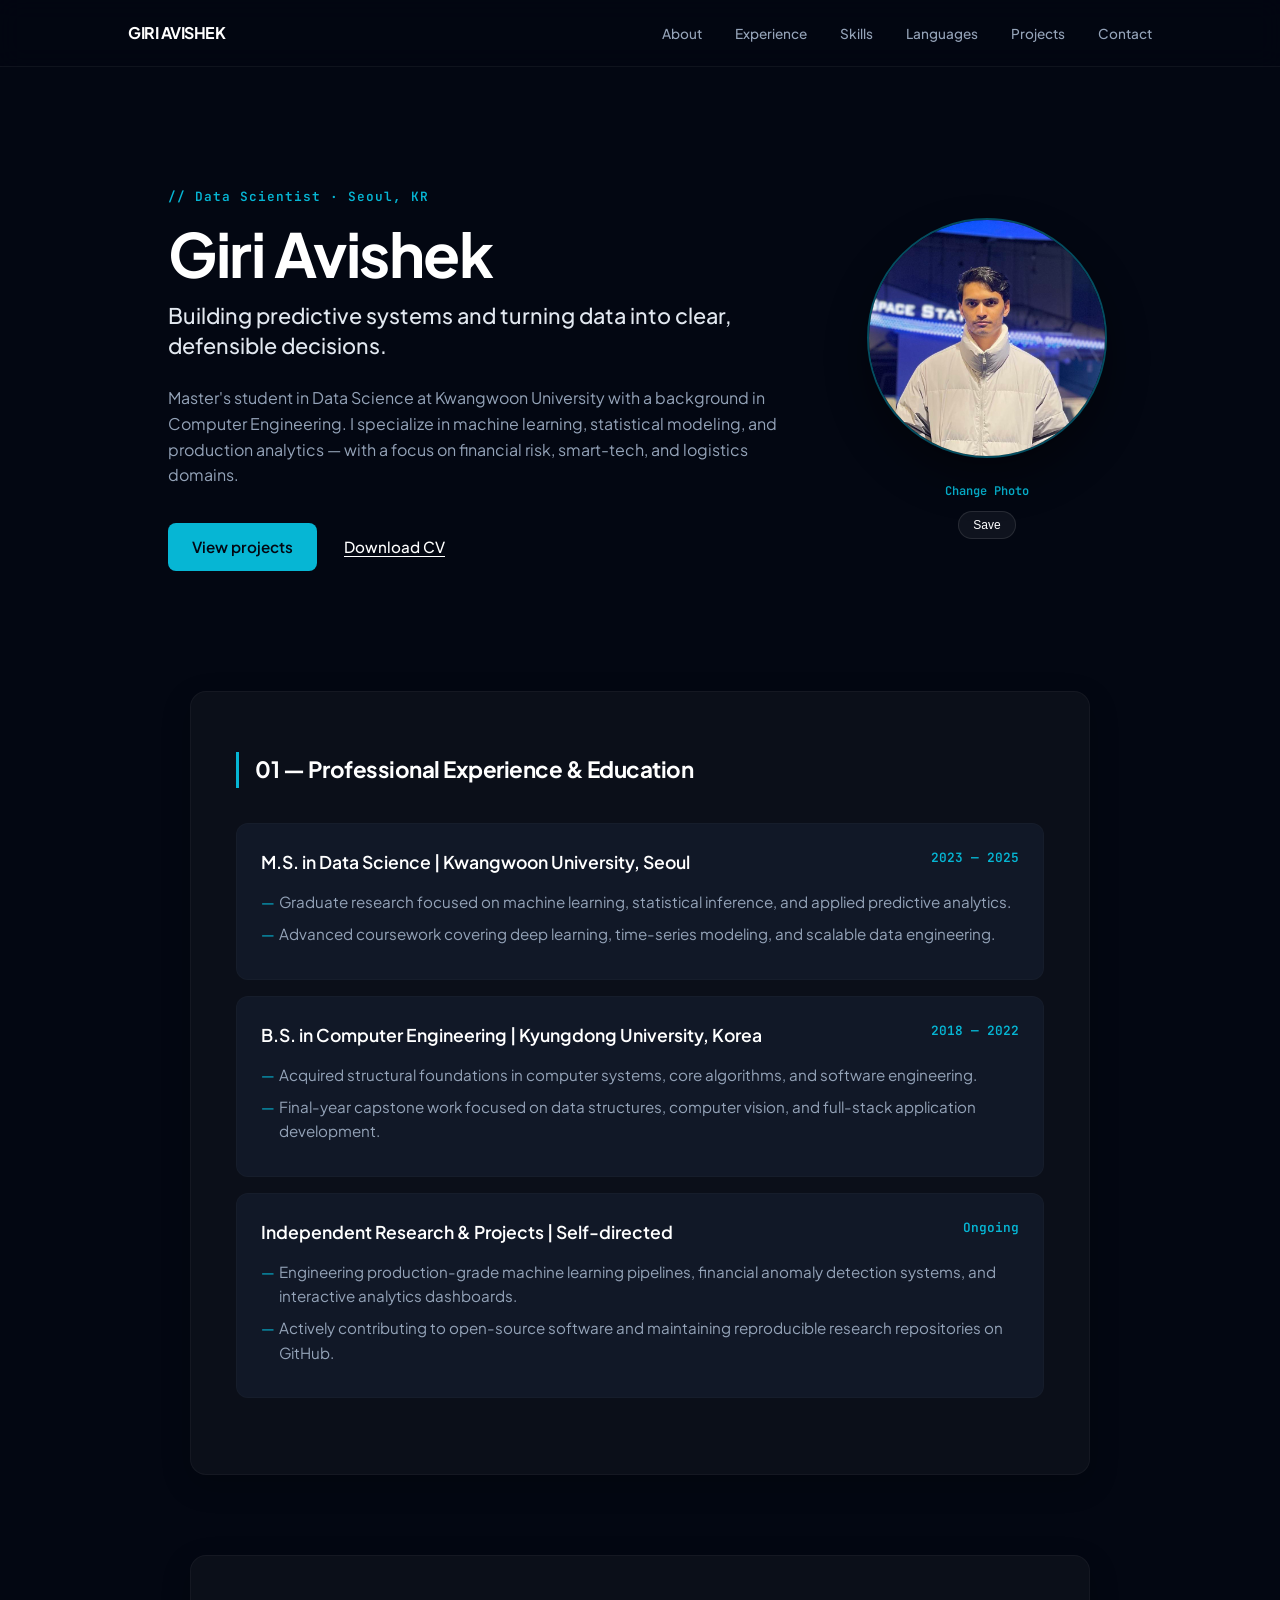
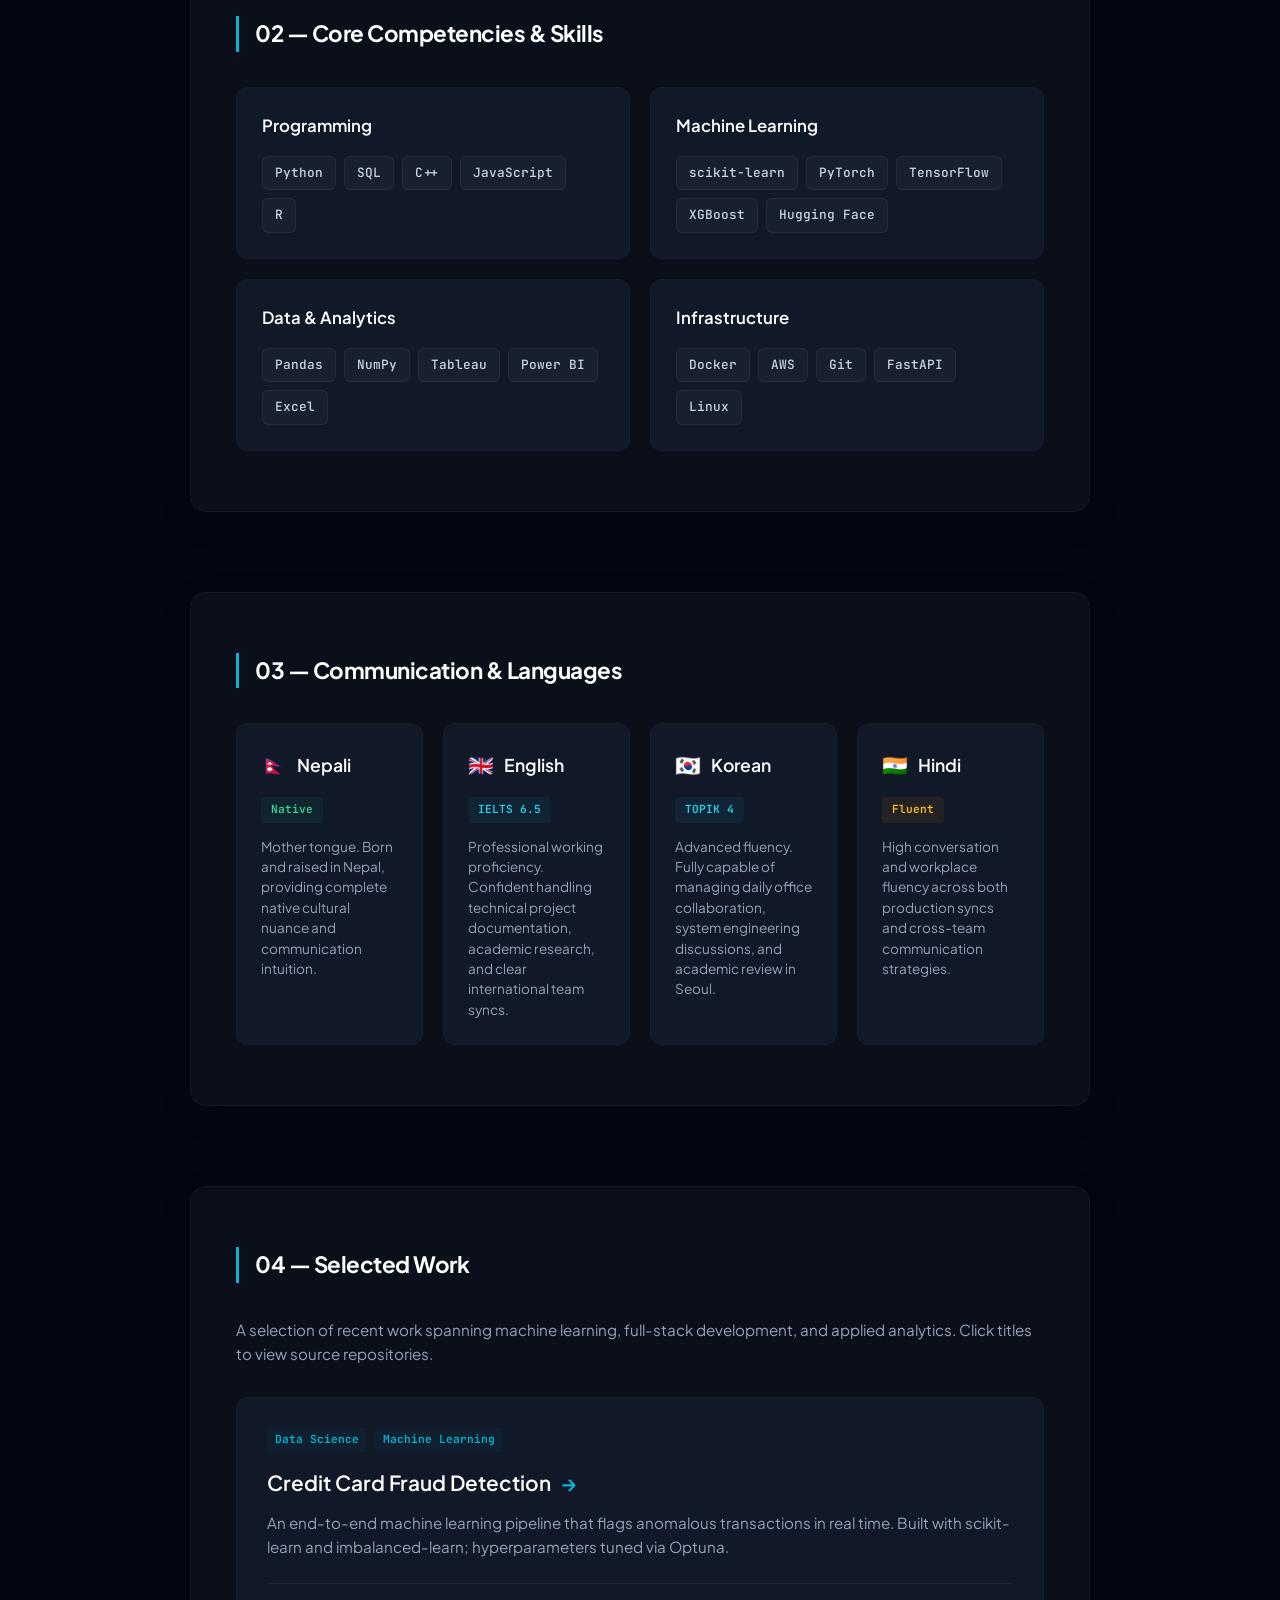
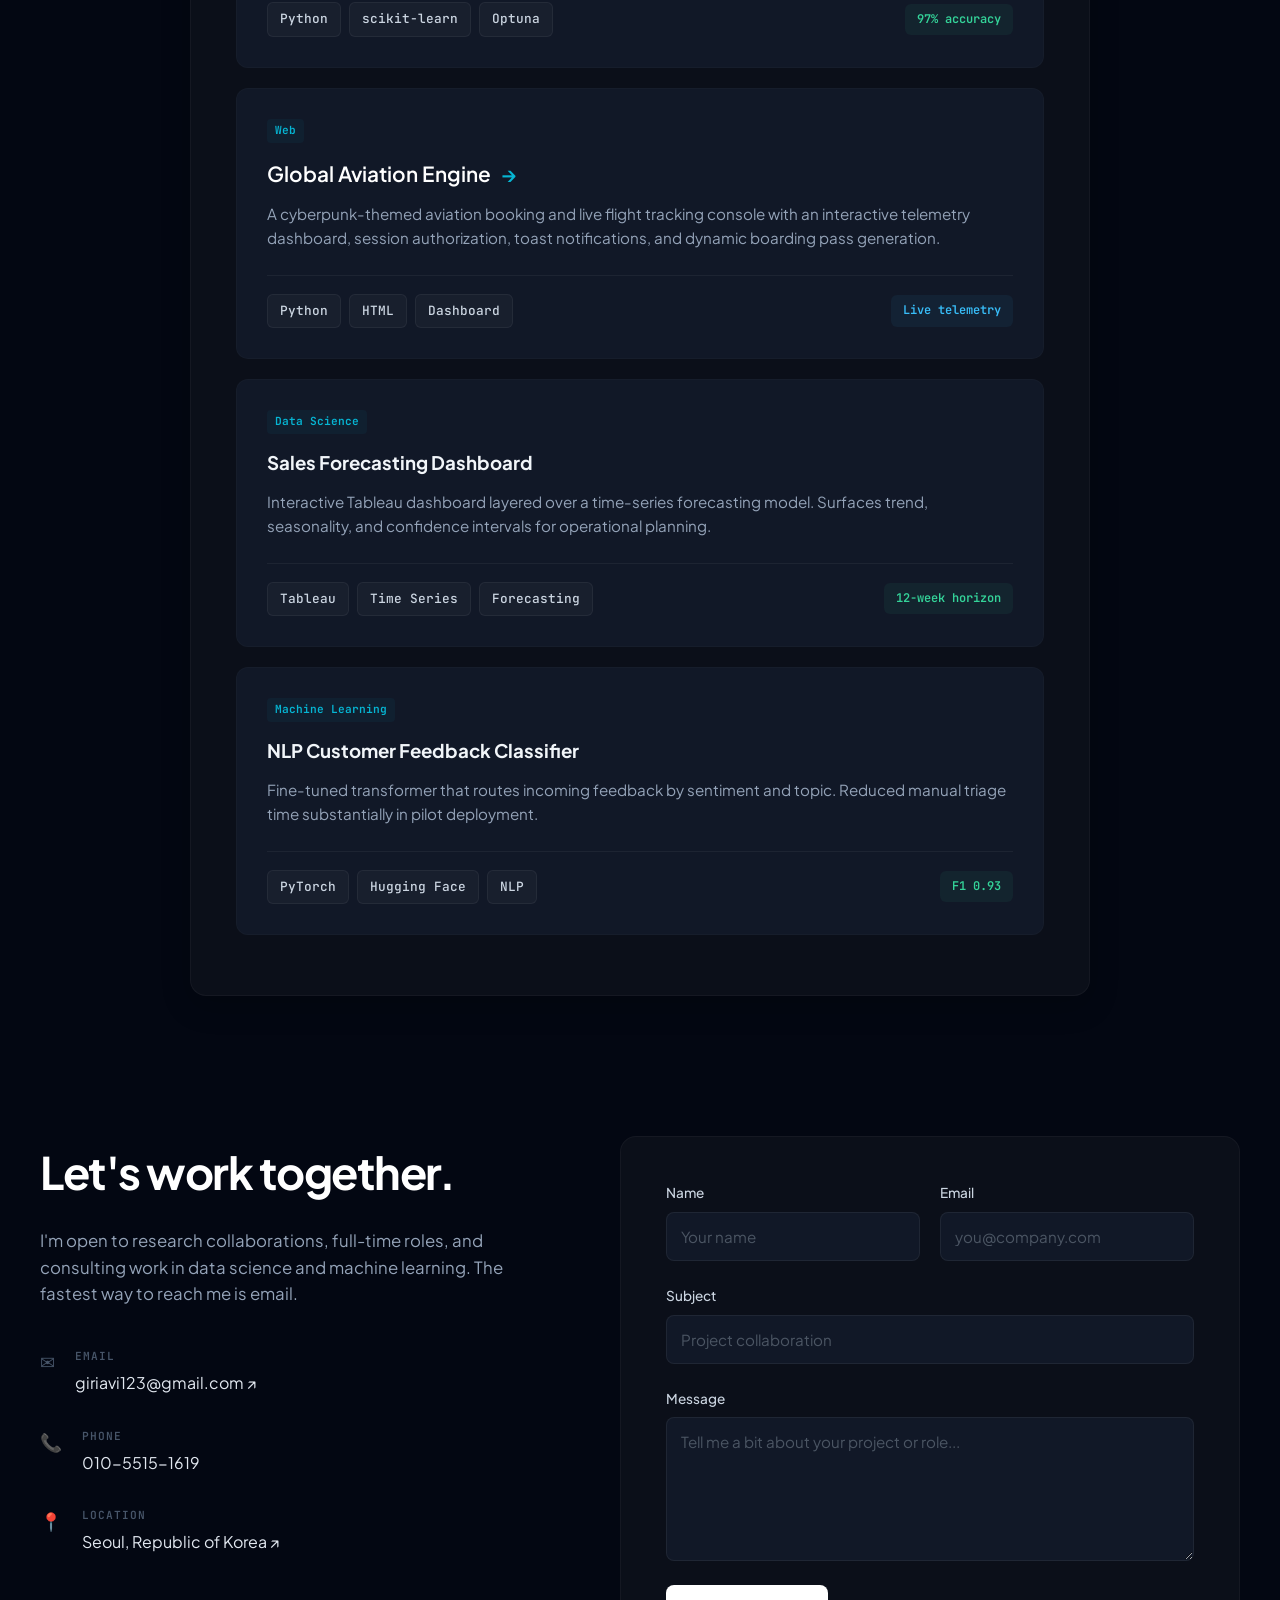
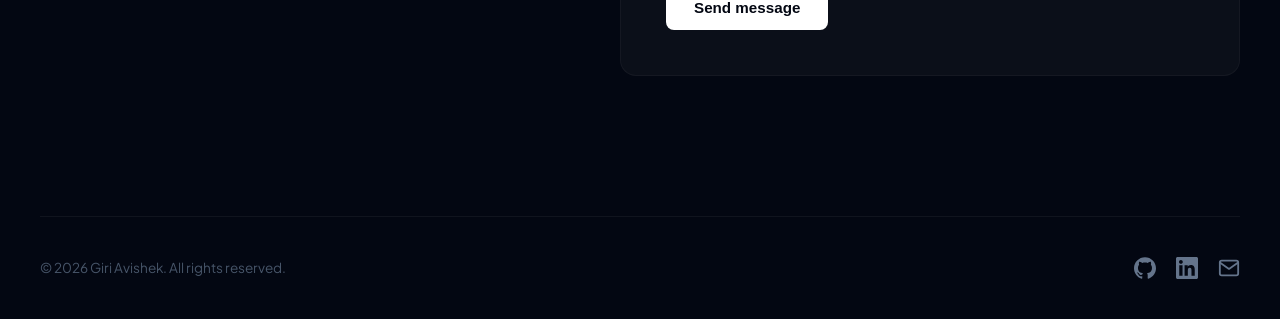
<file: index.html>
<!DOCTYPE html>
<html lang="en">
<head>
    <meta charset="UTF-8">
    <meta name="viewport" content="width=device-width, initial-scale=1.0">
    <title>Giri Avishek | Data Scientist</title>
    
    <link rel="stylesheet" href="./static/style.css">
    
    <link rel="preconnect" href="https://fonts.googleapis.com">
    <link rel="preconnect" href="https://fonts.gstatic.com" crossorigin>
    <link href="https://fonts.googleapis.com/css2?family=JetBrains+Mono:wght@400;600&family=Plus+Jakarta+Sans:wght@400;500;600;700&display=swap" rel="stylesheet">
</head>
<body>
    <nav>
        <strong class="nav-logo">GIRI AVISHEK</strong>
        <div class="nav-links">
            <a href="#about">About</a>
            <a href="#experience">Experience</a>
            <a href="#skills">Skills</a>
            <a href="#languages">Languages</a>
            <a href="#projects">Projects</a>
            <a href="#contact">Contact</a>
        </div>
    </nav>

    <header id="about" class="hero-section">
        <div class="hero-content">
            <p class="subtitle">// Data Scientist · Seoul, KR</p>
            <h1>Giri Avishek</h1>
            <p class="tagline">Building predictive systems and turning data into clear, defensible decisions.</p>
            <p class="bio">Master's student in Data Science at Kwangwoon University with a background in Computer Engineering. I specialize in machine learning, statistical modeling, and production analytics — with a focus on financial risk, smart-tech, and logistics domains.</p>
            <div class="cta-group">
                <a href="#projects" class="btn-primary">View projects</a>
                <a href="static/Giri_Avishek_Bilingual_CV.pdf" class="btn-secondary" download="Giri_Avishek_Bilingual_CV.pdf">Download CV</a>
            </div>
        </div>
        
        <div class="hero-sidebar">
            <div class="avatar-container">
                <img src="./static/photo.jpg" alt="Giri Avishek Profile" class="profile-pic">
            </div>
            <form action="/upload" method="post" enctype="multipart/form-data" class="upload-form">
                <input type="file" name="file" accept="image/*" id="file-input">
                <label for="file-input" class="upload-label">Change Photo</label>
                <button type="submit" class="btn-save-photo">Save</button>
            </form>
        </div>
    </header>

    <section id="experience">
        <h2>01 — Professional Experience & Education</h2>
        
        <div class="card">
            <div class="card-header">
                <h3>M.S. in Data Science | Kwangwoon University, Seoul</h3>
                <span class="date-location">2023 — 2025</span>
            </div>
            <ul class="clean-list">
                <li>Graduate research focused on machine learning, statistical inference, and applied predictive analytics.</li>
                <li>Advanced coursework covering deep learning, time-series modeling, and scalable data engineering.</li>
            </ul>
        </div>

        <div class="card">
            <div class="card-header">
                <h3>B.S. in Computer Engineering | Kyungdong University, Korea</h3>
                <span class="date-location">2018 — 2022</span>
            </div>
            <ul class="clean-list">
                <li>Acquired structural foundations in computer systems, core algorithms, and software engineering.</li>
                <li>Final-year capstone work focused on data structures, computer vision, and full-stack application development.</li>
            </ul>
        </div>

        <div class="card">
            <div class="card-header">
                <h3>Independent Research & Projects | Self-directed</h3>
                <span class="date-location">Ongoing</span>
            </div>
            <ul class="clean-list">
                <li>Engineering production-grade machine learning pipelines, financial anomaly detection systems, and interactive analytics dashboards.</li>
                <li>Actively contributing to open-source software and maintaining reproducible research repositories on GitHub.</li>
            </ul>
        </div>
    </section>

    <section id="skills">
        <h2>02 — Core Competencies & Skills</h2>
        <div class="skills-grid">
            
            <div class="skills-card">
                <h3>Programming</h3>
                <div class="tags">
                    <span class="tag">Python</span>
                    <span class="tag">SQL</span>
                    <span class="tag">C++</span>
                    <span class="tag">JavaScript</span>
                    <span class="tag">R</span>
                </div>
            </div>

            <div class="skills-card">
                <h3>Machine Learning</h3>
                <div class="tags">
                    <span class="tag">scikit-learn</span>
                    <span class="tag">PyTorch</span>
                    <span class="tag">TensorFlow</span>
                    <span class="tag">XGBoost</span>
                    <span class="tag">Hugging Face</span>
                </div>
            </div>

            <div class="skills-card">
                <h3>Data & Analytics</h3>
                <div class="tags">
                    <span class="tag">Pandas</span>
                    <span class="tag">NumPy</span>
                    <span class="tag">Tableau</span>
                    <span class="tag">Power BI</span>
                    <span class="tag">Excel</span>
                </div>
            </div>

            <div class="skills-card">
                <h3>Infrastructure</h3>
                <div class="tags">
                    <span class="tag">Docker</span>
                    <span class="tag">AWS</span>
                    <span class="tag">Git</span>
                    <span class="tag">FastAPI</span>
                    <span class="tag">Linux</span>
                </div>
            </div>

        </div>
    </section>

    <section id="languages">
        <h2>03 — Communication & Languages</h2>
        <div class="languages-grid">
            
            <div class="language-card">
                <div class="lang-header">
                    <span class="flag">🇳🇵</span>
                    <h3>Nepali</h3>
                </div>
                <div class="lang-badge native">Native</div>
                <p class="lang-desc">Mother tongue. Born and raised in Nepal, providing complete native cultural nuance and communication intuition.</p>
            </div>

            <div class="language-card">
                <div class="lang-header">
                    <span class="flag">🇬🇧</span>
                    <h3>English</h3>
                </div>
                <div class="lang-badge proficiency">IELTS 6.5</div>
                <p class="lang-desc">Professional working proficiency. Confident handling technical project documentation, academic research, and clear international team syncs.</p>
            </div>

            <div class="language-card">
                <div class="lang-header">
                    <span class="flag">🇰🇷</span>
                    <h3>Korean</h3>
                </div>
                <div class="lang-badge proficiency">TOPIK 4</div>
                <p class="lang-desc">Advanced fluency. Fully capable of managing daily office collaboration, system engineering discussions, and academic review in Seoul.</p>
            </div>

            <div class="language-card">
                <div class="lang-header">
                    <span class="flag">🇮🇳</span>
                    <h3>Hindi</h3>
                </div>
                <div class="lang-badge fluent">Fluent</div>
                <p class="lang-desc">High conversation and workplace fluency across both production syncs and cross-team communication strategies.</p>
            </div>

        </div>
    </section>

    <section id="projects">
        <h2>04 — Selected Work</h2>
        <p class="section-intro">A selection of recent work spanning machine learning, full-stack development, and applied analytics. Click titles to view source repositories.</p>
        
        <div class="projects-list">
            
            <div class="project-card">
                <div class="project-meta">
                    <span class="proj-category">Data Science</span>
                    <span class="proj-category">Machine Learning</span>
                </div>
                <h3>
                    <a href="https://github.com/Avi109/credit-card-fraud-detection-python" target="_blank" class="project-link">
                        Credit Card Fraud Detection <span class="arrow">→</span>
                    </a>
                </h3>
                <p class="project-desc">An end-to-end machine learning pipeline that flags anomalous transactions in real time. Built with scikit-learn and imbalanced-learn; hyperparameters tuned via Optuna.</p>
                <div class="project-footer">
                    <div class="tags">
                        <span class="tag">Python</span>
                        <span class="tag">scikit-learn</span>
                        <span class="tag">Optuna</span>
                    </div>
                    <div class="metric-badge accent">97% accuracy</div>
                </div>
            </div>

            <div class="project-card">
                <div class="project-meta">
                    <span class="proj-category">Web</span>
                </div>
                <h3>
                    <a href="https://github.com/Avi109/global-aviation-engine" target="_blank" class="project-link">
                        Global Aviation Engine <span class="arrow">→</span>
                    </a>
                </h3>
                <p class="project-desc">A cyberpunk-themed aviation booking and live flight tracking console with an interactive telemetry dashboard, session authorization, toast notifications, and dynamic boarding pass generation.</p>
                <div class="project-footer">
                    <div class="tags">
                        <span class="tag">Python</span>
                        <span class="tag">HTML</span>
                        <span class="tag">Dashboard</span>
                    </div>
                    <div class="metric-badge shadow">Live telemetry</div>
                </div>
            </div>

            <div class="project-card">
                <div class="project-meta">
                    <span class="proj-category">Data Science</span>
                </div>
                <h3>Sales Forecasting Dashboard</h3>
                <p class="project-desc">Interactive Tableau dashboard layered over a time-series forecasting model. Surfaces trend, seasonality, and confidence intervals for operational planning.</p>
                <div class="project-footer">
                    <div class="tags">
                        <span class="tag">Tableau</span>
                        <span class="tag">Time Series</span>
                        <span class="tag">Forecasting</span>
                    </div>
                    <div class="metric-badge accent">12-week horizon</div>
                </div>
            </div>

            <div class="project-card">
                <div class="project-meta">
                    <span class="proj-category">Machine Learning</span>
                </div>
                <h3>NLP Customer Feedback Classifier</h3>
                <p class="project-desc">Fine-tuned transformer that routes incoming feedback by sentiment and topic. Reduced manual triage time substantially in pilot deployment.</p>
                <div class="project-footer">
                    <div class="tags">
                        <span class="tag">PyTorch</span>
                        <span class="tag">Hugging Face</span>
                        <span class="tag">NLP</span>
                    </div>
                    <div class="metric-badge accent">F1 0.93</div>
                </div>
            </div>

        </div>
    </section>

    <section id="contact" class="contact-section">
        <div class="contact-grid">
            
            <div class="contact-left">
                <h2>Let's work together.</h2>
                <p class="contact-lead">I'm open to research collaborations, full-time roles, and consulting work in data science and machine learning. The fastest way to reach me is email.</p>
                
                <div class="meta-info-list">
                    <div class="meta-info-item">
                        <span class="meta-icon">✉</span>
                        <div>
                            <span class="meta-label">EMAIL</span>
                            <a href="mailto:giriavi123@gmail.com" class="meta-link">giriavi123@gmail.com ↗</a>
                        </div>
                    </div>
                    <div class="meta-info-item">
                        <span class="meta-icon">📞</span>
                        <div>
                            <span class="meta-label">PHONE</span>
                            <a href="tel:01055151619" class="meta-link">010-5515-1619</a>
                        </div>
                    </div>
                    <div class="meta-info-item">
                        <span class="meta-icon">📍</span>
                        <div>
                            <span class="meta-label">LOCATION</span>
                            <a href="http://googleusercontent.com/maps.google.com/3" target="_blank" class="meta-link">Seoul, Republic of Korea ↗</a>
                        </div>
                    </div>
                </div>
            </div>

            <div class="contact-right">
                <form action="#" method="POST" class="clean-form">
                    <div class="form-row-twin">
                        <div class="field-block">
                            <label for="name">Name</label>
                            <input type="text" id="name" name="name" placeholder="Your name" required>
                        </div>
                        <div class="field-block">
                            <label for="email">Email</label>
                            <input type="email" id="email" name="email" placeholder="you@company.com" required>
                        </div>
                    </div>
                    
                    <div class="field-block">
                        <label for="subject">Subject</label>
                        <input type="text" id="subject" name="subject" placeholder="Project collaboration" required>
                    </div>
                    
                    <div class="field-block">
                        <label for="message">Message</label>
                        <textarea id="message" name="message" rows="6" placeholder="Tell me a bit about your project or role..." required></textarea>
                    </div>
                    
                    <button type="submit" class="form-submit-btn">Send message</button>
                </form>
            </div>
        </div>
    </section>

    <footer class="global-footer">
        <p class="copyright">© 2026 Giri Avishek. All rights reserved.</p>
        <div class="footer-social-icons">
            <a href="https://github.com/Avi109" target="_blank" title="GitHub" class="social-icon-link">
                <svg viewBox="0 0 24 24" width="22" height="22" fill="currentColor">
                    <path d="M12 .297c-6.63 0-12 5.373-12 12 0 5.303 3.438 9.8 8.205 11.385.6.113.82-.258.82-.577 0-.285-.01-1.04-.015-2.04-3.338.724-4.042-1.61-4.042-1.61C4.422 18.07 3.633 17.7 3.633 17.7c-1.087-.744.084-.729.084-.729 1.205.084 1.838 1.236 1.838 1.236 1.07 1.835 2.809 1.305 3.495.998.108-.776.417-1.305.76-1.605-2.665-.3-5.466-1.332-5.466-5.93 0-1.31.465-2.38 1.235-3.22-.135-.303-.54-1.523.105-3.176 0 0 1.005-.322 3.3 1.23.96-.267 1.98-.399 3-.405 1.02.006 2.04.138 3 .405 2.28-1.552 3.285-1.23 3.285-1.23.645 1.653.24 2.873.12 3.176.765.84 1.23 1.91 1.23 3.22 0 4.61-2.805 5.625-5.475 5.92.42.36.81 1.096.81 2.22 0 1.606-.015 2.896-.015 3.286 0 .315.21.69.825.57C20.565 22.092 24 17.592 24 12.297c0-6.627-5.373-12-12-12"/>
                </svg>
            </a>
            <a href="https://www.linkedin.com/feed/" target="_blank" title="LinkedIn" class="social-icon-link">
                <svg viewBox="0 0 24 24" width="22" height="22" fill="currentColor">
                    <path d="M20.447 20.452h-3.554v-5.569c0-1.328-.027-3.037-1.852-3.037-1.853 0-2.136 1.445-2.136 2.939v5.667H9.351V9h3.414v1.561h.046c.477-.9 1.637-1.85 3.37-1.85 3.601 0 4.267 2.37 4.267 5.455v6.286zM5.337 7.433c-1.144 0-2.063-.926-2.063-2.065 0-1.138.92-2.063 2.063-2.063 1.14 0 2.064.925 2.064 2.063 0 1.139-.925 2.065-2.064 2.065zm1.782 13.019H3.555V9h3.564v11.452zM22.225 0H1.771C.792 0 0 .774 0 1.729v20.542C0 23.227.792 24 1.771 24h20.451C23.2 24 24 23.227 24 22.271V1.729C24 .774 23.2 0 22.222 0h.003z"/>
                </svg>
            </a>
            <a href="mailto:giriavi123@gmail.com" title="Email" class="social-icon-link">
                <svg viewBox="0 0 24 24" width="22" height="22" fill="none" stroke="currentColor" stroke-width="2" stroke-linecap="round" stroke-linejoin="round">
                    <path d="M4 4h16c1.1 0 2 .9 2 2v12c0 1.1-.9 2-2 2H4c-1.1 0-2-.9-2-2V6c0-1.1.9-2 2-2z"/>
                    <polyline points="22,6 12,13 2,6"/>
                </svg>
            </a>
        </div>
    </footer>
</body>
</html>
</file>
<file: static/style.css>
/* ==========================================================================
   1. Reset and Global Typography Variables
   ========================================================================== */
* { 
    margin: 0; 
    padding: 0; 
    box-sizing: border-box; 
}

html { 
    scroll-behavior: smooth; 
    background-color: #030712; /* Rich Obsidian Base */
}

body { 
    background-color: #030712; 
    color: #f1f5f9; /* Clean text contrast */
    font-family: 'Plus Jakarta Sans', -apple-system, sans-serif; 
    line-height: 1.6; 
    -webkit-font-smoothing: antialiased;
}

/* ==========================================================================
   2. Modern Glass Navigation
   ========================================================================== */
nav { 
    position: sticky; 
    top: 0; 
    background: rgba(3, 7, 18, 0.85);
    backdrop-filter: blur(12px);
    -webkit-backdrop-filter: blur(12px);
    padding: 1.25rem 10%; 
    display: flex; 
    justify-content: space-between; 
    align-items: center; 
    border-bottom: 1px solid rgba(255, 255, 255, 0.05); 
    z-index: 1000;
}

.nav-logo {
    font-weight: 700;
    letter-spacing: -0.5px;
    color: #fff;
}

.nav-links a { 
    color: #94a3b8; 
    text-decoration: none; 
    margin-left: 30px; 
    font-size: 0.85rem; 
    font-weight: 500;
    transition: color 0.25s ease; 
}

.nav-links a:hover { 
    color: #06b6d4; /* Vibrant Cyan Accent */
}

/* ==========================================================================
   3. Refined Hero Layout
   ========================================================================== */
.hero-section { 
    display: flex; 
    align-items: center; 
    justify-content: space-between; 
    gap: 80px; 
    padding: 120px 10%; 
    max-width: 1200px; 
    margin: 0 auto; 
}

.hero-content { 
    flex: 1; 
}

.hero-sidebar { 
    flex: 0 0 250px; 
    text-align: center; 
}

.subtitle { 
    color: #06b6d4; 
    font-family: 'JetBrains Mono', monospace;
    font-weight: 600; 
    letter-spacing: 1px; 
    font-size: 0.8rem; 
}

h1 { 
    font-size: 3.8rem; 
    font-weight: 700;
    letter-spacing: -1.5px;
    margin: 15px 0; 
    color: #fff; 
    line-height: 1.05; 
}

.tagline { 
    font-size: 1.35rem; 
    font-weight: 500;
    color: #e2e8f0; 
    margin-bottom: 24px; 
    line-height: 1.4;
}

.bio { 
    color: #94a3b8; 
    margin-bottom: 35px; 
    font-size: 1rem;
}

/* ==========================================================================
   4. Profile Avatar Canvas Component
   ========================================================================== */
.avatar-container {
    position: relative;
    display: flex;
    justify-content: center;
    align-items: center;
}

.profile-pic { 
    width: 240px; 
    height: 240px; 
    border-radius: 50%; /* Modern Circular Framing */
    object-fit: cover; /* CRUCIAL: Prevents image stretching */
    object-position: center; /* Centers the focus */
    border: 2px solid rgba(6, 182, 212, 0.4); 
    box-shadow: 0 20px 40px rgba(0, 0, 0, 0.4);
}

.upload-form { 
    margin-top: 24px; 
    display: flex; 
    flex-direction: column; 
    gap: 10px; 
    align-items: center;
}

.upload-label { 
    cursor: pointer; 
    color: #06b6d4; 
    font-family: 'JetBrains Mono', monospace;
    font-size: 0.75rem; 
    font-weight: 600;
    transition: opacity 0.2s ease;
}

.upload-label:hover { opacity: 0.8; }
#file-input { display: none; }

.btn-save-photo {
    background: rgba(255, 255, 255, 0.05);
    border: 1px solid rgba(255, 255, 255, 0.1);
    color: #fff;
    padding: 6px 14px;
    border-radius: 20px;
    font-size: 0.75rem;
    cursor: pointer;
    transition: all 0.2s ease;
}
.btn-save-photo:hover { background: rgba(255, 255, 255, 0.1); }

/* ==========================================================================
   5. Clean Modular Sections & General System Layout
   ========================================================================== */
section { 
    max-width: 900px; 
    margin: 0 auto 80px; 
    padding: 60px 45px; 
    background: #0b0f19; /* High contrast Dark Slate Card Container */
    border-radius: 16px; 
    border: 1px solid rgba(255, 255, 255, 0.04); 
    box-shadow: 0 10px 30px rgba(0,0,0,0.2);
}

h2 { 
    color: #fff; 
    font-size: 1.4rem;
    font-weight: 700;
    margin-bottom: 35px; 
    border-left: 3px solid #06b6d4; 
    padding-left: 16px; 
    letter-spacing: -0.5px;
}

.card { 
    padding: 24px; 
    background: #111827; /* Stratified deeper nest */
    margin: 16px 0; 
    border-radius: 12px; 
    border: 1px solid rgba(255, 255, 255, 0.02);
}

.card-header {
    display: flex;
    justify-content: space-between;
    align-items: flex-start;
    flex-wrap: wrap;
    gap: 10px;
}

.card-header h3 {
    color: #fff;
    font-size: 1.1rem;
    font-weight: 600;
}

/* Minimalist technical lists styling */
.clean-list {
    margin-top: 14px;
    list-style: none;
}

.clean-list li {
    color: #94a3b8;
    margin-bottom: 8px;
    font-size: 0.95rem;
    position: relative;
    padding-left: 18px;
}

.clean-list li::before {
    content: "—";
    position: absolute;
    left: 0;
    color: #06b6d4;
}

.date-location {
    color: #06b6d4;
    font-family: 'JetBrains Mono', monospace;
    font-size: 0.8rem;
    font-weight: 600;
}

/* ==========================================================================
   6. Capabilities Grid
   ========================================================================== */
.skills-grid {
    display: grid;
    grid-template-columns: repeat(auto-fit, minmax(350px, 1fr));
    gap: 20px;
}

.skills-card {
    padding: 25px;
    background: #111827;
    border-radius: 12px;
    border: 1px solid rgba(255, 255, 255, 0.02);
}

.skills-card h3 {
    color: #fff;
    font-size: 1.05rem;
    margin-bottom: 16px;
    font-weight: 600;
}

.tags {
    display: flex;
    flex-wrap: wrap;
    gap: 8px;
}

.tag {
    background: rgba(255, 255, 255, 0.03);
    color: #cbd5e1;
    padding: 6px 12px;
    border-radius: 6px;
    font-size: 0.8rem;
    font-weight: 500;
    font-family: 'JetBrains Mono', monospace;
    border: 1px solid rgba(255, 255, 255, 0.05);
    transition: all 0.25s ease;
}

.tag:hover {
    border-color: #06b6d4;
    color: #fff;
    background: rgba(6, 182, 212, 0.06);
}

/* ==========================================================================
   7. Communications & Language Cards
   ========================================================================== */
.languages-grid {
    display: grid;
    grid-template-columns: repeat(auto-fit, minmax(180px, 1fr));
    gap: 20px;
}

.language-card {
    padding: 24px;
    background: #111827;
    border-radius: 12px;
    border: 1px solid rgba(255, 255, 255, 0.02);
}

.lang-header {
    display: flex;
    align-items: center;
    gap: 10px;
    margin-bottom: 12px;
}

.lang-header h3 {
    color: #fff;
    font-size: 1.1rem;
    font-weight: 600;
}

.flag { font-size: 1.3rem; }

.lang-badge {
    font-family: 'JetBrains Mono', monospace;
    font-size: 0.7rem;
    font-weight: 600;
    padding: 4px 10px;
    border-radius: 4px;
    margin-bottom: 14px;
    display: inline-block;
}

.lang-badge.native { background: rgba(16, 185, 129, 0.08); color: #34d399; }
.lang-badge.proficiency { background: rgba(6, 182, 212, 0.08); color: #22d3ee; }
.lang-badge.fluent { background: rgba(245, 158, 11, 0.08); color: #fbbf24; }

.lang-desc {
    color: #94a3b8;
    font-size: 0.85rem;
    line-height: 1.5;
}

/* ==========================================================================
   8. Selected Work
   ========================================================================== */
.section-intro {
    color: #94a3b8;
    font-size: 0.95rem;
    margin-bottom: 30px;
}

.projects-list {
    display: flex;
    flex-direction: column;
    gap: 20px;
}

.project-card {
    padding: 30px;
    background: #111827;
    border-radius: 12px;
    border: 1px solid rgba(255, 255, 255, 0.02);
    transition: transform 0.25s ease, border-color 0.25s ease;
}

.project-card:hover {
    border-color: rgba(6, 182, 212, 0.3);
    transform: translateY(-2px);
}

.project-meta {
    display: flex;
    gap: 8px;
    margin-bottom: 14px;
}

.proj-category {
    font-family: 'JetBrains Mono', monospace;
    font-size: 0.7rem;
    font-weight: 600;
    color: #06b6d4;
    background: rgba(6, 182, 212, 0.05);
    padding: 3px 8px;
    border-radius: 4px;
}

.project-card h3 { margin-bottom: 12px; }

.project-link {
    color: #fff;
    text-decoration: none;
    font-size: 1.3rem;
    font-weight: 600;
    transition: color 0.2s ease;
}

.project-link:hover { color: #06b6d4; }
.project-link .arrow { color: #06b6d4; margin-left: 6px; }

.project-desc {
    color: #94a3b8;
    font-size: 0.95rem;
    margin-bottom: 24px;
}

.project-footer {
    display: flex;
    justify-content: space-between;
    align-items: center;
    flex-wrap: wrap;
    gap: 15px;
    border-top: 1px solid rgba(255, 255, 255, 0.05);
    padding-top: 18px;
}

.metric-badge {
    font-family: 'JetBrains Mono', monospace;
    font-size: 0.75rem;
    font-weight: 600;
    padding: 6px 12px;
    border-radius: 6px;
}

.metric-badge.accent { background: rgba(52, 211, 153, 0.06); color: #34d399; }
.metric-badge.shadow { background: rgba(56, 189, 248, 0.06); color: #38bdf8; }

/* ==========================================================================
   9. Next-Gen Forms & Contact Structure Panels
   ========================================================================== */
.contact-section {
    max-width: 1200px;
    background: transparent;
    border: none;
    padding: 60px 0;
    box-shadow: none;
}

.contact-grid {
    display: flex;
    gap: 80px;
    align-items: flex-start;
    flex-wrap: wrap;
}

.contact-left { flex: 1 1 400px; }

.contact-left h2 {
    font-size: 2.8rem;
    border-left: none;
    padding-left: 0;
    letter-spacing: -1.5px;
    margin-bottom: 20px;
}

.contact-lead {
    color: #94a3b8;
    font-size: 1.05rem;
    margin-bottom: 40px;
}

.meta-info-list {
    display: flex;
    flex-direction: column;
    gap: 32px;
}

.meta-info-item {
    display: flex;
    gap: 20px;
}

.meta-icon { font-size: 1.1rem; color: #475569; }

.meta-label {
    display: block;
    font-family: 'JetBrains Mono', monospace;
    font-size: 0.7rem;
    font-weight: 600;
    color: #475569;
    letter-spacing: 1px;
    margin-bottom: 4px;
}

.meta-link, .meta-val {
    color: #e2e8f0;
    font-size: 1rem;
    text-decoration: none;
    transition: color 0.2s ease;
}
a.meta-link:hover { color: #06b6d4; }

/* Form component frame container */
.contact-right {
    flex: 1.2 1 500px;
    background: #0b0f19;
    padding: 45px;
    border-radius: 16px;
    border: 1px solid rgba(255, 255, 255, 0.04);
}

.clean-form {
    display: flex;
    flex-direction: column;
    gap: 24px;
}

.form-row-twin { display: flex; gap: 20px; }
.form-row-twin .field-block { flex: 1; }

.field-block { display: flex; flex-direction: column; gap: 8px; }

.field-block label {
    font-size: 0.85rem;
    font-weight: 500;
    color: #cbd5e1;
}

.field-block input,
.field-block textarea {
    background: #111827;
    border: 1px solid rgba(255, 255, 255, 0.06);
    border-radius: 8px;
    padding: 14px;
    color: #fff;
    font-family: inherit;
    font-size: 0.95rem;
    transition: all 0.25s ease;
}

.field-block input::placeholder,
.field-block textarea::placeholder {
    color: #4b5563;
}

.field-block input:focus,
.field-block textarea:focus {
    outline: none;
    border-color: #06b6d4;
    box-shadow: 0 0 0 1px #06b6d4;
}

.form-submit-btn {
    align-self: flex-start;
    background: #fff;
    color: #030712;
    padding: 14px 28px;
    border: none;
    cursor: pointer;
    border-radius: 8px;
    font-size: 0.95rem;
    font-weight: 600;
    transition: background 0.2s ease;
}

.form-submit-btn:hover { background: #e2e8f0; }

/* ==========================================================================
   10. Global Workspace Footer Workspace Styling
   ========================================================================== */
.global-footer {
    max-width: 1200px;
    margin: 60px auto 0 auto;
    padding: 40px 0;
    display: flex;
    justify-content: space-between;
    align-items: center;
    border-top: 1px solid rgba(255, 255, 255, 0.05);
}

.copyright { font-size: 0.85rem; color: #475569; }

.footer-social-icons { 
    display: flex; 
    gap: 20px; 
    align-items: center;
}

.social-icon-link {
    color: #64748b;
    text-decoration: none;
    transition: color 0.2s ease, transform 0.2s ease;
    display: inline-flex;
    align-items: center;
    justify-content: center;
}

.social-icon-link:hover { 
    color: #06b6d4; /* Active cyan logo focus tint */
    transform: translateY(-2px);
}

/* ==========================================================================
   11. Primary CTA Buttons 
   ========================================================================== */
.btn-primary { 
    background: #06b6d4; 
    color: #030712; 
    padding: 12px 24px; 
    text-decoration: none; 
    border-radius: 8px; 
    display: inline-block; 
    font-weight: 600;
    font-size: 0.95rem;
    transition: background-color 0.25s ease; 
}

.btn-primary:hover { background-color: #0891b2; }

.btn-secondary { 
    color: #fff; 
    margin-left: 24px; 
    text-decoration: none; 
    border-bottom: 1px solid #fff; 
    font-weight: 500;
    font-size: 0.95rem;
    transition: all 0.25s ease; 
}

.btn-secondary:hover {
    color: #06b6d4;
    border-bottom-color: #06b6d4;
}
</file>
